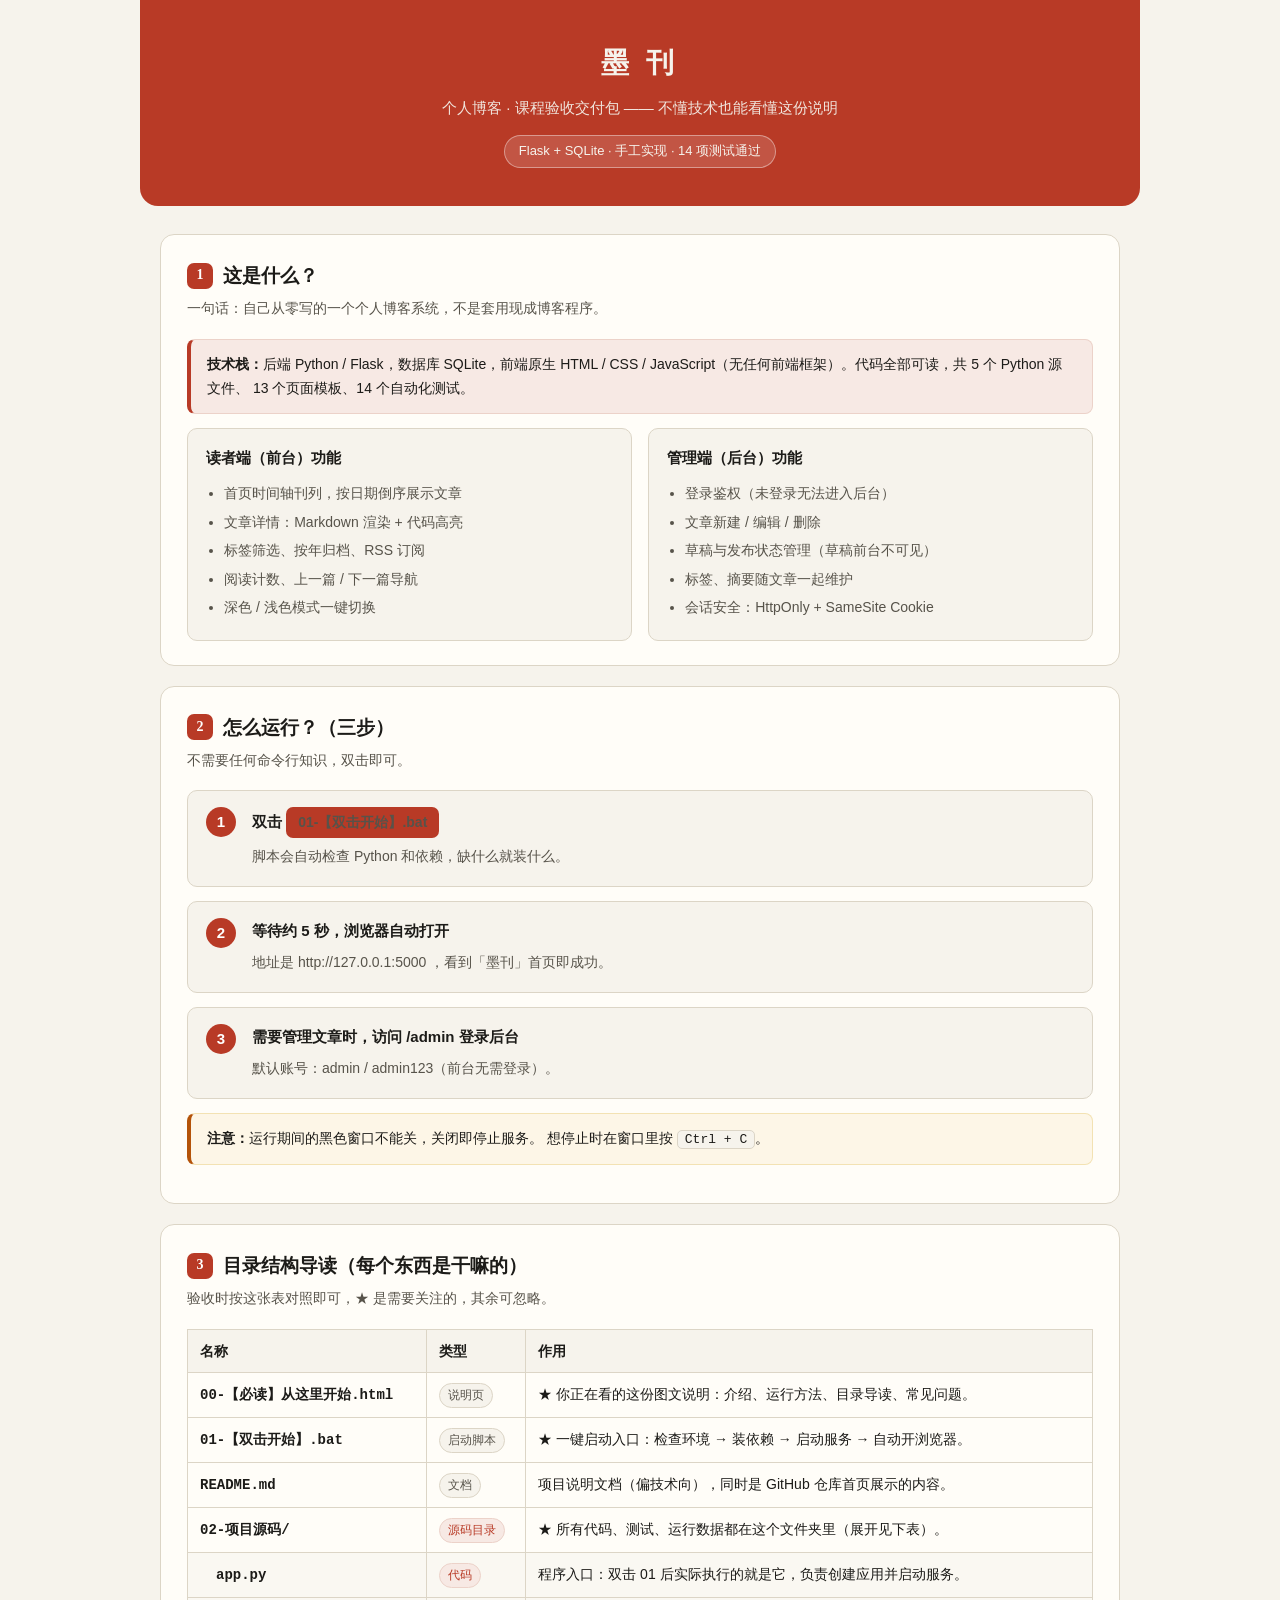
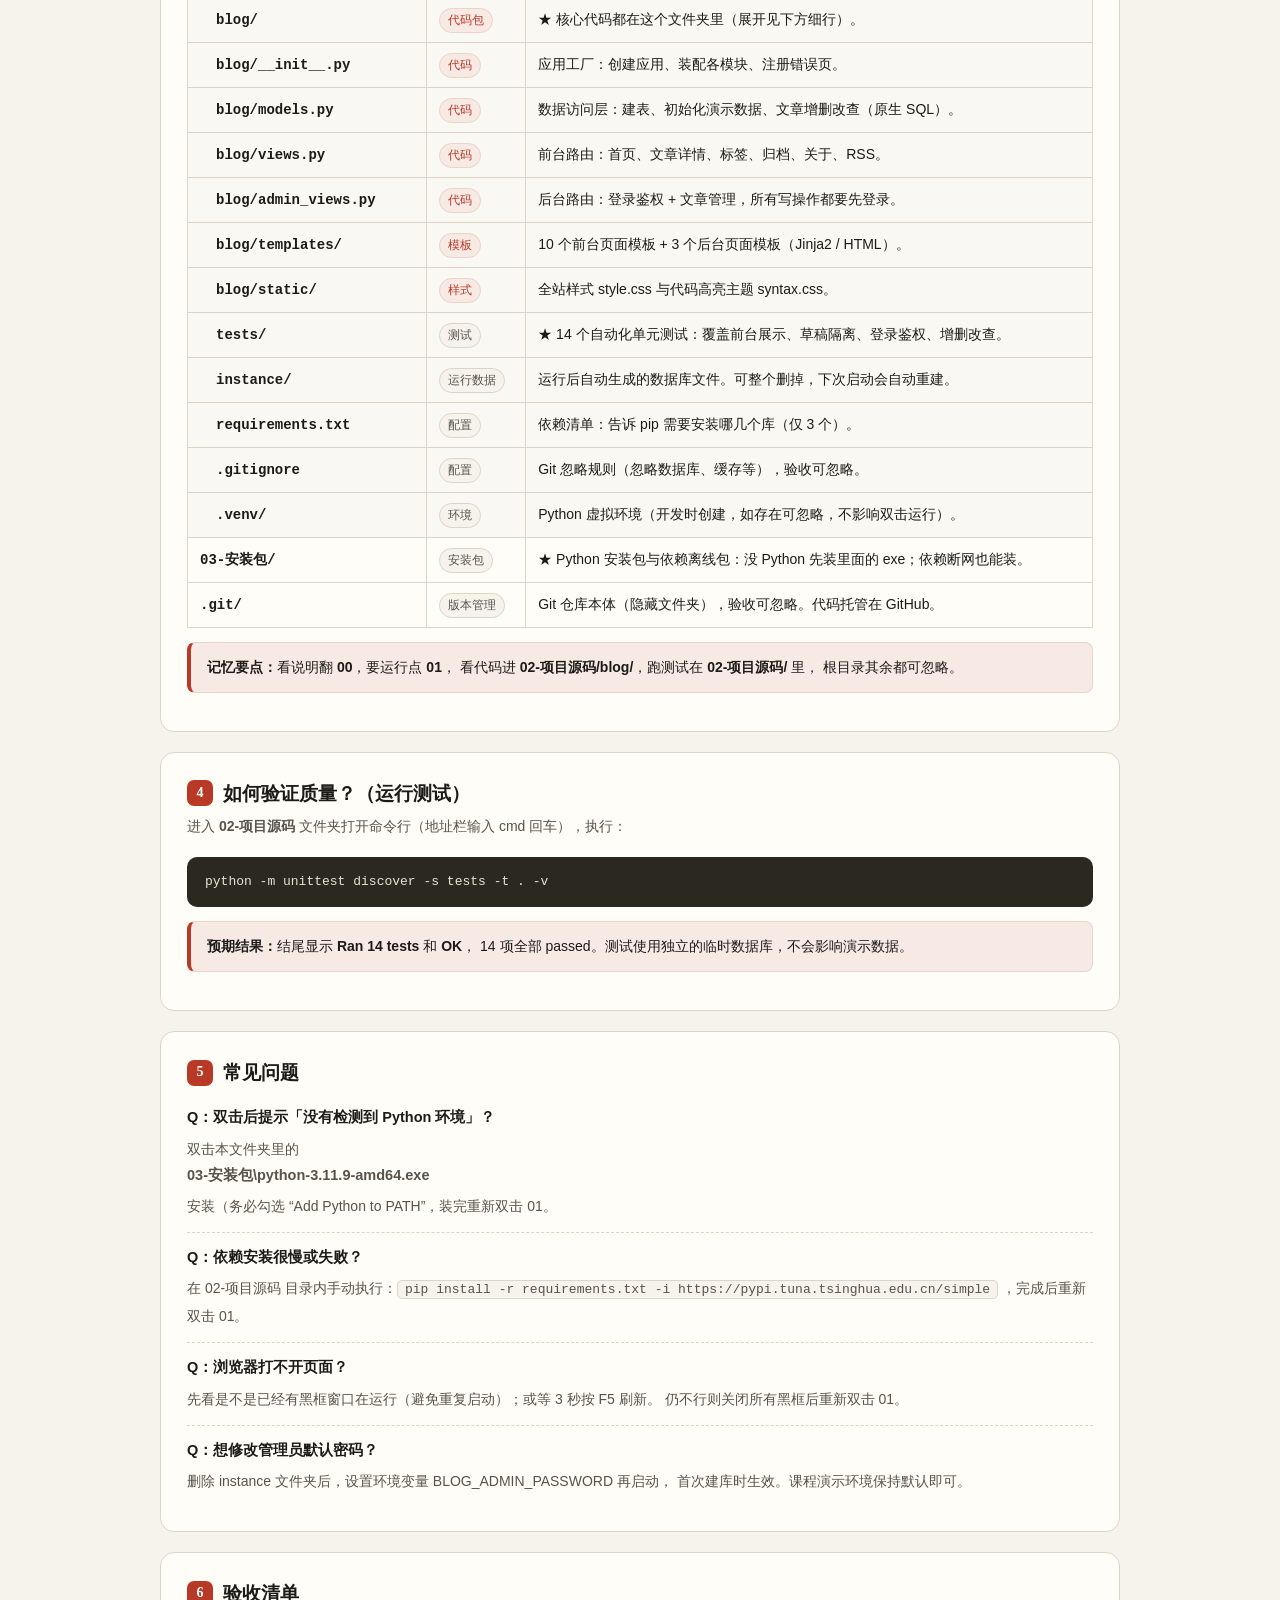
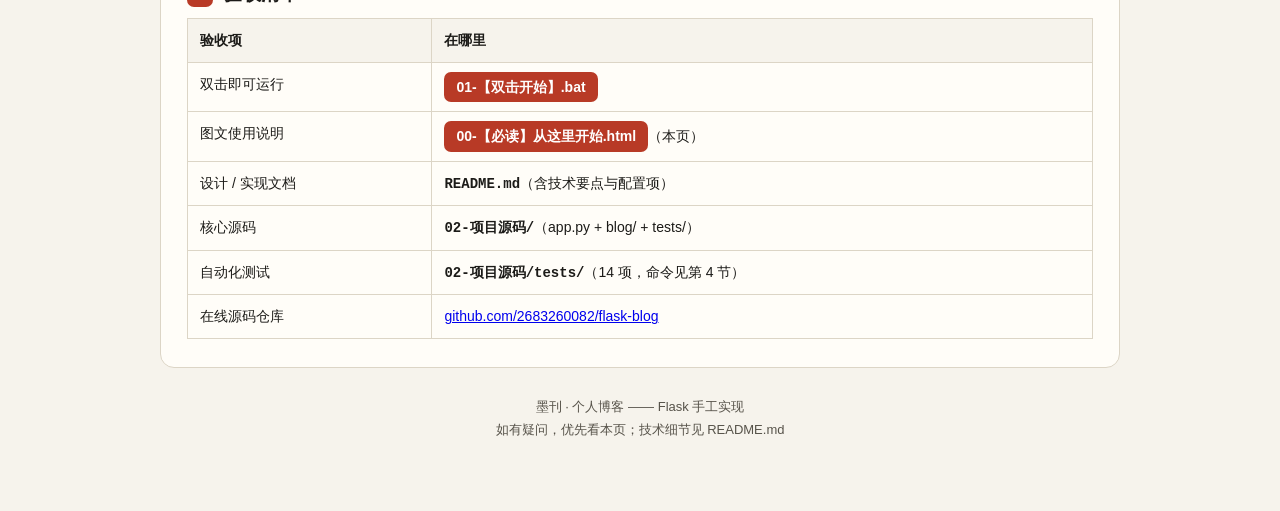
<file: 00-【必读】从这里开始.html>
<!DOCTYPE html>
<html lang="zh-CN">
<head>
<meta charset="UTF-8">
<meta name="viewport" content="width=device-width, initial-scale=1.0">
<title>必读 · 从这里开始 —— 墨刊个人博客</title>
<style>
/* 与「墨刊」本身的配色保持一致, 让人一眼知道这是同一个项目 */
:root {
  --paper: #f6f3ec;
  --panel: #fffdf8;
  --ink: #1c1b18;
  --muted: #57534a;
  --line: #dcd5c6;
  --seal: #b83a26;
  --seal-dark: #96281a;
  --seal-wash: #f7e9e4;
  --ok: #16a34a;
  --warn: #b45309;
}
* { box-sizing: border-box; }
body {
  margin: 0; padding: 0 20px 60px;
  font-family: -apple-system, "PingFang SC", "Microsoft YaHei", "Segoe UI", sans-serif;
  background: var(--paper); color: var(--ink); line-height: 1.75;
}
.wrap { max-width: 960px; margin: 0 auto; }

/* 页头 */
.hero {
  background: var(--seal);
  color: #f6f3ec; border-radius: 0 0 18px 18px;
  padding: 38px 30px; margin: 0 -20px 28px;
  text-align: center;
}
.hero h1 {
  margin: 0 0 8px; font-size: 28px;
  font-family: Georgia, "Songti SC", "SimSun", serif;
  letter-spacing: 0.18em;
}
.hero p { margin: 0; opacity: .92; font-size: 15px; }
.hero .badge {
  display: inline-block; margin-top: 14px; padding: 4px 14px;
  background: rgba(255,255,255,.14); border: 1px solid rgba(255,255,255,.4);
  border-radius: 999px; font-size: 13px;
}

/* 通用区块 */
section {
  background: var(--panel); border: 1px solid var(--line);
  border-radius: 14px; padding: 24px 26px; margin-bottom: 20px;
}
h2 {
  font-size: 19px; margin: 0 0 4px;
  display: flex; align-items: center; gap: 10px;
  font-family: Georgia, "Songti SC", "SimSun", serif;
}
h2 .num {
  background: var(--seal); color: #fff;
  width: 26px; height: 26px; border-radius: 7px;
  display: inline-flex; align-items: center; justify-content: center;
  font-size: 14px; flex: 0 0 auto;
  font-family: inherit;
}
.sub { color: var(--muted); font-size: 14px; margin: 0 0 18px; }
h3 { font-size: 15px; margin: 22px 0 10px; color: var(--ink); }

/* 提示条 */
.tip {
  background: var(--seal-wash); border: 1px solid #ecd2c9;
  border-left: 4px solid var(--seal);
  border-radius: 8px; padding: 12px 16px; font-size: 14px; margin: 14px 0;
}
.warn {
  background: #fdf6e7; border: 1px solid #f3e2b3;
  border-left: 4px solid var(--warn);
  border-radius: 8px; padding: 12px 16px; font-size: 14px; margin: 14px 0;
}
.tip b, .warn b { color: var(--ink); }

/* 启动步骤 */
.steps { counter-reset: step; display: grid; gap: 14px; }
.step {
  display: flex; gap: 16px; align-items: flex-start;
  background: var(--paper); border: 1px solid var(--line);
  border-radius: 10px; padding: 16px 18px;
}
.step::before {
  counter-increment: step; content: counter(step);
  background: var(--seal); color: #fff;
  width: 30px; height: 30px; border-radius: 50%; flex: 0 0 auto;
  display: flex; align-items: center; justify-content: center;
  font-weight: 700; font-size: 15px;
}
.step .body { flex: 1; }
.step .body b { display: block; margin-bottom: 4px; font-size: 15px; }
.step .body span { color: var(--muted); font-size: 14px; }

/* 模拟实际文件 */
.file-btn {
  display: inline-block; background: var(--seal); color: #fff;
  padding: 3px 12px; border-radius: 7px; font-weight: 600; font-size: 14px;
}
code, .kbd {
  background: var(--paper); border: 1px solid var(--line); border-radius: 5px;
  padding: 1px 7px; font-family: Consolas, "Courier New", monospace;
  font-size: 13px;
}
pre {
  background: #2b2820; color: #e8e2d2; border-radius: 10px;
  padding: 14px 18px; overflow-x: auto;
  font-family: Consolas, "Courier New", monospace; font-size: 13.5px;
  line-height: 1.7;
}
pre code { background: none; border: 0; padding: 0; color: inherit; }

/* 目录导读表 */
table {
  width: 100%; border-collapse: collapse; font-size: 14px; margin: 8px 0 4px;
}
th, td {
  border: 1px solid var(--line); padding: 9px 12px;
  text-align: left; vertical-align: top;
}
th { background: var(--paper); font-weight: 600; white-space: nowrap; }
td .name { font-family: Consolas, monospace; font-weight: 600; }
td .kind {
  display: inline-block; font-size: 12px; padding: 1px 8px;
  border-radius: 999px; border: 1px solid var(--line);
  color: var(--muted); background: var(--paper); white-space: nowrap;
}
td .kind.code { color: var(--seal); border-color: #ecd2c9; background: var(--seal-wash); }
tr.sub-row td { background: #faf8f2; }
tr.sub-row td:first-child { padding-left: 28px; }

/* 功能清单 */
.grid2 { display: grid; grid-template-columns: 1fr 1fr; gap: 16px; }
@media (max-width: 720px) { .grid2 { grid-template-columns: 1fr; } }
.card {
  background: var(--paper); border: 1px solid var(--line);
  border-radius: 10px; padding: 16px 18px;
}
.card h3 { margin: 0 0 10px; font-size: 15px; }
.card ul { margin: 0; padding-left: 1.3em; font-size: 14px; color: var(--muted); }
.card li { margin: 4px 0; }

/* FAQ */
.faq { border-top: 1px dashed var(--line); padding: 12px 0; }
.faq:first-of-type { border-top: 0; }
.faq b { display: block; margin-bottom: 4px; font-size: 14.5px; }
.faq span { color: var(--muted); font-size: 14px; }

/* 页脚 */
.foot {
  text-align: center; color: var(--muted); font-size: 13px;
  padding-top: 8px;
}
.foot a { color: var(--seal); }
</style>
</head>
<body>
<div class="wrap">

  <div class="hero">
    <h1>墨 刊</h1>
    <p>个人博客 · 课程验收交付包 —— 不懂技术也能看懂这份说明</p>
    <span class="badge">Flask + SQLite · 手工实现 · 14 项测试通过</span>
  </div>

  <!-- ① 项目是什么 -->
  <section>
    <h2><span class="num">1</span>这是什么？</h2>
    <p class="sub">一句话：自己从零写的一个个人博客系统，不是套用现成博客程序。</p>
    <div class="tip">
      <b>技术栈：</b>后端 Python / Flask，数据库 SQLite，前端原生 HTML / CSS /
      JavaScript（无任何前端框架）。代码全部可读，共 5 个 Python 源文件、
      13 个页面模板、14 个自动化测试。
    </div>
    <div class="grid2">
      <div class="card">
        <h3>读者端（前台）功能</h3>
        <ul>
          <li>首页时间轴刊列，按日期倒序展示文章</li>
          <li>文章详情：Markdown 渲染 + 代码高亮</li>
          <li>标签筛选、按年归档、RSS 订阅</li>
          <li>阅读计数、上一篇 / 下一篇导航</li>
          <li>深色 / 浅色模式一键切换</li>
        </ul>
      </div>
      <div class="card">
        <h3>管理端（后台）功能</h3>
        <ul>
          <li>登录鉴权（未登录无法进入后台）</li>
          <li>文章新建 / 编辑 / 删除</li>
          <li>草稿与发布状态管理（草稿前台不可见）</li>
          <li>标签、摘要随文章一起维护</li>
          <li>会话安全：HttpOnly + SameSite Cookie</li>
        </ul>
      </div>
    </div>
  </section>

  <!-- ② 怎么跑起来 -->
  <section>
    <h2><span class="num">2</span>怎么运行？（三步）</h2>
    <p class="sub">不需要任何命令行知识，双击即可。</p>
    <div class="steps">
      <div class="step">
        <div class="body">
          <b>双击 <span class="file-btn">01-【双击开始】.bat</span></b>
          <span>脚本会自动检查 Python 和依赖，缺什么就装什么。</span>
        </div>
      </div>
      <div class="step">
        <div class="body">
          <b>等待约 5 秒，浏览器自动打开</b>
          <span>地址是 http://127.0.0.1:5000 ，看到「墨刊」首页即成功。</span>
        </div>
      </div>
      <div class="step">
        <div class="body">
          <b>需要管理文章时，访问 /admin 登录后台</b>
          <span>默认账号：admin / admin123（前台无需登录）。</span>
        </div>
      </div>
    </div>
    <div class="warn">
      <b>注意：</b>运行期间的黑色窗口不能关，关闭即停止服务。
      想停止时在窗口里按 <span class="kbd">Ctrl + C</span>。
    </div>
  </section>

  <!-- ③ 目录导读 -->
  <section>
    <h2><span class="num">3</span>目录结构导读（每个东西是干嘛的）</h2>
    <p class="sub">验收时按这张表对照即可，★ 是需要关注的，其余可忽略。</p>
    <table>
      <tr><th>名称</th><th>类型</th><th>作用</th></tr>
      <tr>
        <td><span class="name">00-【必读】从这里开始.html</span></td>
        <td><span class="kind">说明页</span></td>
        <td>★ 你正在看的这份图文说明：介绍、运行方法、目录导读、常见问题。</td>
      </tr>
      <tr>
        <td><span class="name">01-【双击开始】.bat</span></td>
        <td><span class="kind">启动脚本</span></td>
        <td>★ 一键启动入口：检查环境 → 装依赖 → 启动服务 → 自动开浏览器。</td>
      </tr>
      <tr>
        <td><span class="name">README.md</span></td>
        <td><span class="kind">文档</span></td>
        <td>项目说明文档（偏技术向），同时是 GitHub 仓库首页展示的内容。</td>
      </tr>
      <tr>
        <td><span class="name">02-项目源码/</span></td>
        <td><span class="kind code">源码目录</span></td>
        <td>★ 所有代码、测试、运行数据都在这个文件夹里（展开见下表）。</td>
      </tr>
      <tr class="sub-row">
        <td><span class="name">app.py</span></td>
        <td><span class="kind code">代码</span></td>
        <td>程序入口：双击 01 后实际执行的就是它，负责创建应用并启动服务。</td>
      </tr>
      <tr class="sub-row">
        <td><span class="name">blog/</span></td>
        <td><span class="kind code">代码包</span></td>
        <td>★ 核心代码都在这个文件夹里（展开见下方细行）。</td>
      </tr>
      <tr class="sub-row"><td><span class="name">blog/__init__.py</span></td><td><span class="kind code">代码</span></td><td>应用工厂：创建应用、装配各模块、注册错误页。</td></tr>
      <tr class="sub-row"><td><span class="name">blog/models.py</span></td><td><span class="kind code">代码</span></td><td>数据访问层：建表、初始化演示数据、文章增删改查（原生 SQL）。</td></tr>
      <tr class="sub-row"><td><span class="name">blog/views.py</span></td><td><span class="kind code">代码</span></td><td>前台路由：首页、文章详情、标签、归档、关于、RSS。</td></tr>
      <tr class="sub-row"><td><span class="name">blog/admin_views.py</span></td><td><span class="kind code">代码</span></td><td>后台路由：登录鉴权 + 文章管理，所有写操作都要先登录。</td></tr>
      <tr class="sub-row"><td><span class="name">blog/templates/</span></td><td><span class="kind code">模板</span></td><td>10 个前台页面模板 + 3 个后台页面模板（Jinja2 / HTML）。</td></tr>
      <tr class="sub-row"><td><span class="name">blog/static/</span></td><td><span class="kind code">样式</span></td><td>全站样式 style.css 与代码高亮主题 syntax.css。</td></tr>
      <tr class="sub-row">
        <td><span class="name">tests/</span></td>
        <td><span class="kind">测试</span></td>
        <td>★ 14 个自动化单元测试：覆盖前台展示、草稿隔离、登录鉴权、增删改查。</td>
      </tr>
      <tr class="sub-row">
        <td><span class="name">instance/</span></td>
        <td><span class="kind">运行数据</span></td>
        <td>运行后自动生成的数据库文件。可整个删掉，下次启动会自动重建。</td>
      </tr>
      <tr class="sub-row">
        <td><span class="name">requirements.txt</span></td>
        <td><span class="kind">配置</span></td>
        <td>依赖清单：告诉 pip 需要安装哪几个库（仅 3 个）。</td>
      </tr>
      <tr class="sub-row">
        <td><span class="name">.gitignore</span></td>
        <td><span class="kind">配置</span></td>
        <td>Git 忽略规则（忽略数据库、缓存等），验收可忽略。</td>
      </tr>
      <tr class="sub-row">
        <td><span class="name">.venv/</span></td>
        <td><span class="kind">环境</span></td>
        <td>Python 虚拟环境（开发时创建，如存在可忽略，不影响双击运行）。</td>
      </tr>
      <tr>
</tr>
      <tr>
        <td><span class="name">03-安装包/</span></td>
        <td><span class="kind">安装包</span></td>
        <td>★ Python 安装包与依赖离线包：没 Python 先装里面的 exe；依赖断网也能装。</td>
      </tr>
      <tr>
        <td><span class="name">.git/</span></td>
        <td><span class="kind">版本管理</span></td>
        <td>Git 仓库本体（隐藏文件夹），验收可忽略。代码托管在 GitHub。</td>
      </tr>
    </table>
    <div class="tip">
      <b>记忆要点：</b>看说明翻 <b>00</b>，要运行点 <b>01</b>，
      看代码进 <b>02-项目源码/blog/</b>，跑测试在 <b>02-项目源码/</b> 里，
      根目录其余都可忽略。
    </div>
  </section>

  <!-- ④ 测试 -->
  <section>
    <h2><span class="num">4</span>如何验证质量？（运行测试）</h2>
    <p class="sub">进入 <b>02-项目源码</b> 文件夹打开命令行（地址栏输入 cmd 回车），执行：</p>
<pre><code>python -m unittest discover -s tests -t . -v</code></pre>
    <div class="tip">
      <b>预期结果：</b>结尾显示 <b>Ran 14 tests</b> 和 <b>OK</b>，
      14 项全部 passed。测试使用独立的临时数据库，不会影响演示数据。
    </div>
  </section>

  <!-- ⑤ FAQ -->
  <section>
    <h2><span class="num">5</span>常见问题</h2>
    <div class="faq">
      <b>Q：双击后提示「没有检测到 Python 环境」？</b>
      <span>双击本文件夹里的 <b>03-安装包\python-3.11.9-amd64.exe</b> 安装（务必勾选
      “Add Python to PATH”，装完重新双击 01。</span>
    </div>
    <div class="faq">
      <b>Q：依赖安装很慢或失败？</b>
      <span>在 02-项目源码 目录内手动执行：<code>pip install -r requirements.txt -i https://pypi.tuna.tsinghua.edu.cn/simple</code>
      ，完成后重新双击 01。</span>
    </div>
    <div class="faq">
      <b>Q：浏览器打不开页面？</b>
      <span>先看是不是已经有黑框窗口在运行（避免重复启动）；或等 3 秒按 F5 刷新。
      仍不行则关闭所有黑框后重新双击 01。</span>
    </div>
    <div class="faq">
      <b>Q：想修改管理员默认密码？</b>
      <span>删除 instance 文件夹后，设置环境变量 BLOG_ADMIN_PASSWORD 再启动，
      首次建库时生效。课程演示环境保持默认即可。</span>
    </div>
  </section>

  <!-- ⑥ 交付清单 -->
  <section>
    <h2><span class="num">6</span>验收清单</h2>
    <table>
      <tr><th>验收项</th><th>在哪里</th></tr>
      <tr><td>双击即可运行</td><td><span class="file-btn">01-【双击开始】.bat</span></td></tr>
      <tr><td>图文使用说明</td><td><span class="file-btn">00-【必读】从这里开始.html</span>（本页）</td></tr>
      <tr><td>设计 / 实现文档</td><td><span class="name">README.md</span>（含技术要点与配置项）</td></tr>
      <tr><td>核心源码</td><td><span class="name">02-项目源码/</span>（app.py + blog/ + tests/）</td></tr>
      <tr><td>自动化测试</td><td><span class="name">02-项目源码/tests/</span>（14 项，命令见第 4 节）</td></tr>
      <tr><td>在线源码仓库</td><td><a href="https://github.com/2683260082/flask-blog">github.com/2683260082/flask-blog</a></td></tr>
    </table>
  </section>

  <p class="foot">
    墨刊 · 个人博客 —— Flask 手工实现<br>
    如有疑问，优先看本页；技术细节见 README.md
  </p>

</div>
</body>
</html>
</file>
